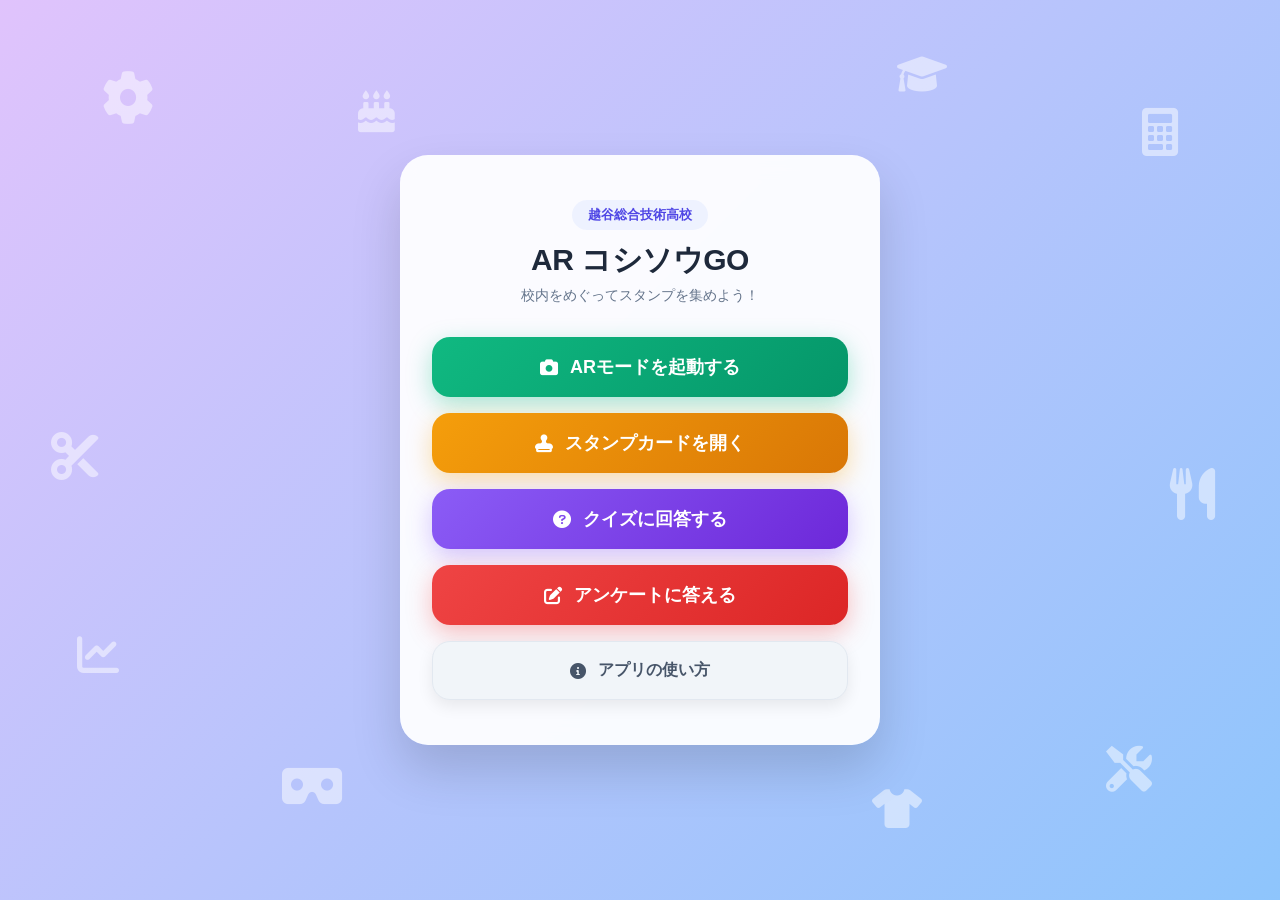
<file: index.html>
<!DOCTYPE html>
<html lang="ja">
<head>
    <meta charset="UTF-8">
    <meta name="viewport" content="width=device-width, initial-scale=1.0">
    <title>越総 ARナビ</title>
    <link href="https://cdnjs.cloudflare.com/ajax/libs/font-awesome/6.0.0/css/all.min.css" rel="stylesheet">
    <style>
        /* 全体のベーススタイル */
        * {
            box-sizing: border-box;
            margin: 0;
            padding: 0;
            font-family: 'Helvetica Neue', Arial, 'Hiragino Kaku Gothic ProN', 'Hiragino Sans', Meiryo, sans-serif;
        }

        body {
            background: linear-gradient(135deg, #e0c3fc 0%, #8ec5fc 100%);
            min-height: 100vh;
            display: flex;
            justify-content: center;
            align-items: center;
            padding: 24px;
            position: relative;
            overflow: hidden;
        }

        /* 余白を埋める浮遊背景パーツ */
        .bg-decorations {
            position: absolute;
            top: 0;
            left: 0;
            width: 100%;
            height: 100%;
            pointer-events: none;
            z-index: 0;
        }

        .decor-item {
            position: absolute;
            color: rgba(255, 255, 255, 0.5);
            animation: float 6s ease-in-out infinite alternate;
        }

        /* アイコン配置 */
        .item-kougyou1 { top: 8%; left: 8%; animation-delay: 0s; font-size: 52px; }
        .item-kougyou2 { bottom: 12%; right: 10%; animation-delay: 2s; font-size: 46px; }
        .item-shougyou1 { top: 12%; right: 8%; animation-delay: 1s; font-size: 48px; }
        .item-shougyou2 { bottom: 25%; left: 6%; animation-delay: 3s; font-size: 42px; }
        .item-fukushoku1 { top: 48%; left: 4%; animation-delay: 1.5s; font-size: 48px; }
        .item-fukushoku2 { bottom: 8%; right: 28%; animation-delay: 0.5s; font-size: 40px; }
        .item-shokumotsu1 { top: 52%; right: 5%; animation-delay: 2.5s; font-size: 52px; }
        .item-shokumotsu2 { top: 10%; left: 28%; animation-delay: 1.8s; font-size: 42px; }
        .item-ar1 { bottom: 10%; left: 22%; animation-delay: 0.8s; font-size: 48px; }
        .item-ar2 { top: 6%; right: 26%; animation-delay: 2.2s; font-size: 40px; }

        @keyframes float {
            0% { transform: translateY(0px) rotate(0deg); }
            100% { transform: translateY(-22px) rotate(12deg); }
        }

        /* メインのカード型容器 */
        .app-card {
            position: relative;
            z-index: 1;
            background: rgba(255, 255, 255, 0.93);
            backdrop-filter: blur(10px);
            border-radius: 28px;
            padding: 45px 32px;
            width: 100%;
            max-width: 480px;
            box-shadow: 0 25px 50px rgba(0, 0, 0, 0.15);
            text-align: center;
        }

        /* ヘッダー部分 */
        .app-header {
            margin-bottom: 32px;
        }

        .app-badge {
            display: inline-block;
            background: #eef2ff;
            color: #4f46e5;
            font-size: 13px;
            font-weight: bold;
            padding: 6px 16px;
            border-radius: 20px;
            margin-bottom: 10px;
        }

        .app-title {
            font-size: 30px;
            color: #1e293b;
            font-weight: 800;
            letter-spacing: -0.5px;
        }

        .app-subtitle {
            font-size: 14px;
            color: #64748b;
            margin-top: 6px;
        }

        /* メインボタンエリア */
        .btn-group {
            display: flex;
            flex-direction: column;
            gap: 16px;
        }

        /* 共通ボタン基本設定 */
        .btn {
            display: flex;
            align-items: center;
            justify-content: center;
            gap: 12px;
            width: 100%;
            padding: 18px 20px;
            font-size: 18px;
            font-weight: 700;
            border: none;
            border-radius: 18px;
            text-decoration: none;
            cursor: pointer;
            transition: all 0.2s ease;
            box-shadow: 0 6px 16px rgba(0, 0, 0, 0.08);
        }

        .btn:active {
            transform: scale(0.98);
        }

        /* 各ボタンの色定義 */
        .btn-ar {
            background: linear-gradient(135deg, #10b981, #059669);
            color: white;
            box-shadow: 0 8px 24px rgba(16, 185, 129, 0.35);
        }

        .btn-stamp {
            background: linear-gradient(135deg, #f59e0b, #d97706);
            color: white;
            box-shadow: 0 8px 24px rgba(245, 158, 11, 0.35);
        }

        /* ★追加：クイズボタンのスタイル */
        .btn-quiz {
            background: linear-gradient(135deg, #8b5cf6, #6d28d9);
            color: white;
            box-shadow: 0 8px 24px rgba(139, 92, 246, 0.35);
        }

        .btn-survey {
            background: linear-gradient(135deg, #ef4444, #dc2626);
            color: white;
            box-shadow: 0 8px 24px rgba(239, 68, 68, 0.35);
        }

        .btn-usage {
            background: #f1f5f9;
            color: #475569;
            border: 1px solid #e2e8f0;
            font-size: 16px;
        }

        .btn-usage:hover {
            background: #e2e8f0;
        }

        /* アプリの使い方 */
        .guide-box {
            display: none;
            margin-top: 18px;
            background: #f8fafc;
            border: 1px solid #e2e8f0;
            border-radius: 18px;
            padding: 18px;
            text-align: left;
            font-size: 14px;
            color: #334155;
            line-height: 1.6;
        }

        .guide-box h4 {
            color: #0f172a;
            font-size: 15px;
            margin-bottom: 8px;
            display: flex;
            align-items: center;
            gap: 6px;
        }

        .guide-box ol {
            padding-left: 20px;
        }

        .guide-box li {
            margin-bottom: 6px;
        }
    </style>
</head>
<body>

    <div class="bg-decorations">
        <i class="fa-solid fa-gear decor-item item-kougyou1"></i>
        <i class="fa-solid fa-screwdriver-wrench decor-item item-kougyou2"></i>
        <i class="fa-solid fa-calculator decor-item item-shougyou1"></i>
        <i class="fa-solid fa-chart-line decor-item item-shougyou2"></i>
        <i class="fa-solid fa-scissors decor-item item-fukushoku1"></i>
        <i class="fa-solid fa-shirt decor-item item-fukushoku2"></i>
        <i class="fa-solid fa-utensils decor-item item-shokumotsu1"></i>
        <i class="fa-solid fa-cake-candles decor-item item-shokumotsu2"></i>
        <i class="fa-solid fa-vr-cardboard decor-item item-ar1"></i>
        <i class="fa-solid fa-graduation-cap decor-item item-ar2"></i>
    </div>
    
    <div class="app-card">
        <div class="app-header">
            <span class="app-badge">越谷総合技術高校</span>
            <h1 class="app-title">AR コシソウGO</h1>
            <p class="app-subtitle">校内をめぐってスタンプを集めよう！</p>
        </div>

        <div class="btn-group">
            <a href="./videoMaya.html" class="btn btn-ar">
                <i class="fa-solid fa-camera"></i>
                ARモードを起動する
            </a>

            <a href="./map.html" class="btn btn-stamp">
                <i class="fa-solid fa-stamp"></i>
                スタンプカードを開く
            </a>

            <!-- ★追加：クイズに回答するボタン（form.html へ遷移） -->
            <a href="./form.html" class="btn btn-quiz">
                <i class="fa-solid fa-circle-question"></i>
                クイズに回答する
            </a>

            <a href="https://forms.gle/NvS4azoim9Pduo2w6" class="btn btn-survey">
                <i class="fa-solid fa-pen-to-square"></i>
                アンケートに答える
            </a>

            <button type="button" class="btn btn-usage" id="toggleGuide">
                <i class="fa-solid fa-circle-info"></i>
                アプリの使い方
            </button>
        </div>

        <div class="guide-box" id="guideBox">
            <h4><i class="fa-solid fa-circle-info" style="color: #3b82f6;"></i> アプリのあそびかた</h4>
            <ol>
                <li><strong>「ARモードを起動」</strong>を押してカメラを許可します。</li>
                <li><strong>スタンプカード</strong>のマップからARマーカーの位置を探します。</li>
                <li>校内にある<strong>ARマーカー</strong>を読み取った後、対象となるものを探しカメラをかざします。</li>
                <li>読み取ったらスタンプを押し、校内をめぐって<strong>スタンプコンプリート</strong>を
        目指しましょう。</li>
                <li>ARとは別に校内を使った<strong>クイズ</strong>があります。ぜひ全問正解を目指して頑張ってください。</li>
                <li>スタンプが全部押せたら<strong>景品を受け取れます。</strong>先着***名様(1端末1つ)に***場所***でお配りしています。</li>
           </ol>
        </div>
    </div>

    <script>
        const toggleBtn = document.getElementById('toggleGuide');
        const guideBox = document.getElementById('guideBox');

        toggleBtn.addEventListener('click', () => {
            if (guideBox.style.display === 'block') {
                guideBox.style.display = 'none';
            } else {
                guideBox.style.display = 'block';
            }
        });
    </script>
</body>
</html>
</file>
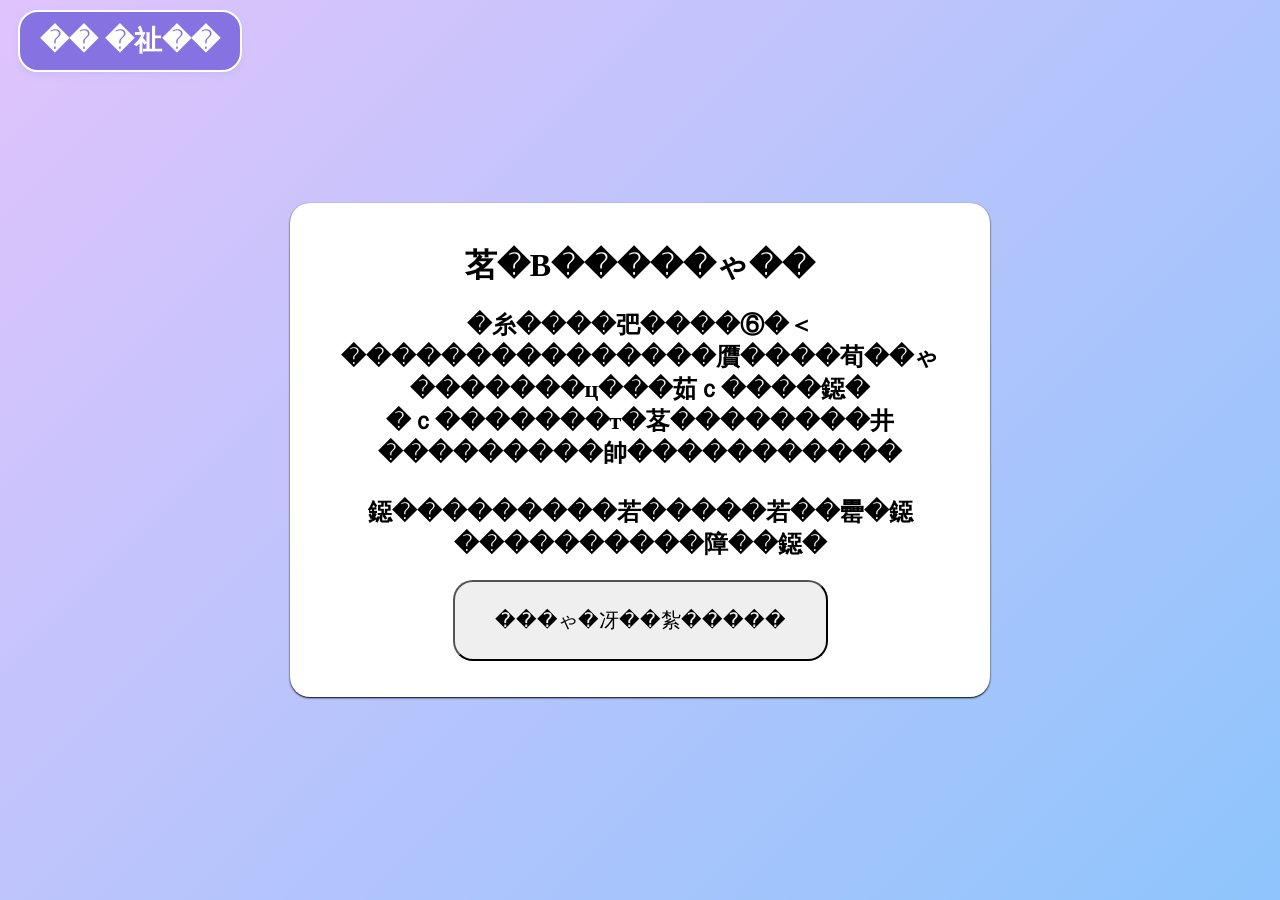
<file: form.html>
<html> 
<head>
	<meta http-equiv="Content-Type" content="text/html:charset=EUC-JP">
    <title>クイズ</title>
    <style>

        .back-btn {
            position: fixed;
             top: 10px;
            left: 18px;

            padding: 10px 20px;

            background-color: #8672e0;
            color: white;

            font-size: 28px;
            font-weight: bold;

            text-decoration: none;

            border: 2px solid white;
            border-radius: 20px;

            box-shadow: 0 3px 6px rgba(164, 165, 243, 0.3);
        }
        .next-btn{
            border-radius: 20px;
            padding: 25px 40px;
            text-decoration: none;
            font-size: 20px;
        }
        body {
            text-align: center;
            min-height: 100vh;
            margin: 0;
            background: linear-gradient(135deg, #e0c3fc 0%, #8ec5fc 100%);
            min-height: 100vh;
            display: flex;
            justify-content: center;
            align-items: center;
        }
        .box {
            background-color: white;
            border-radius: 20px;
            padding: 20px;
            width: 80%;
            max-width: 700px;
            margin: 30px auto;
            box-sizing: border-box;
            box-shadow: 0 1px 2px black;
        }
    </style>

</head>
<body style="margin: 0px; overflow: hidden;">
    <div class="box">
    <h1>謎解きクイズ</h1>
    <h2>画像を頼りに学校のどこかにある場所を見つけそこで謎を解こう！<br>難しいので余裕があれば挑戦してみてください！<br><br>１問目はホームルーム棟１階にあります！
    </h2>
    <form action="quiz.html">
    <button type="submit" class="next-btn">クイズを始める</button>
    </form>
    </div>
    <a href="index.html" class="back-btn">← 戻る</a>
</body>
</html>
</file>
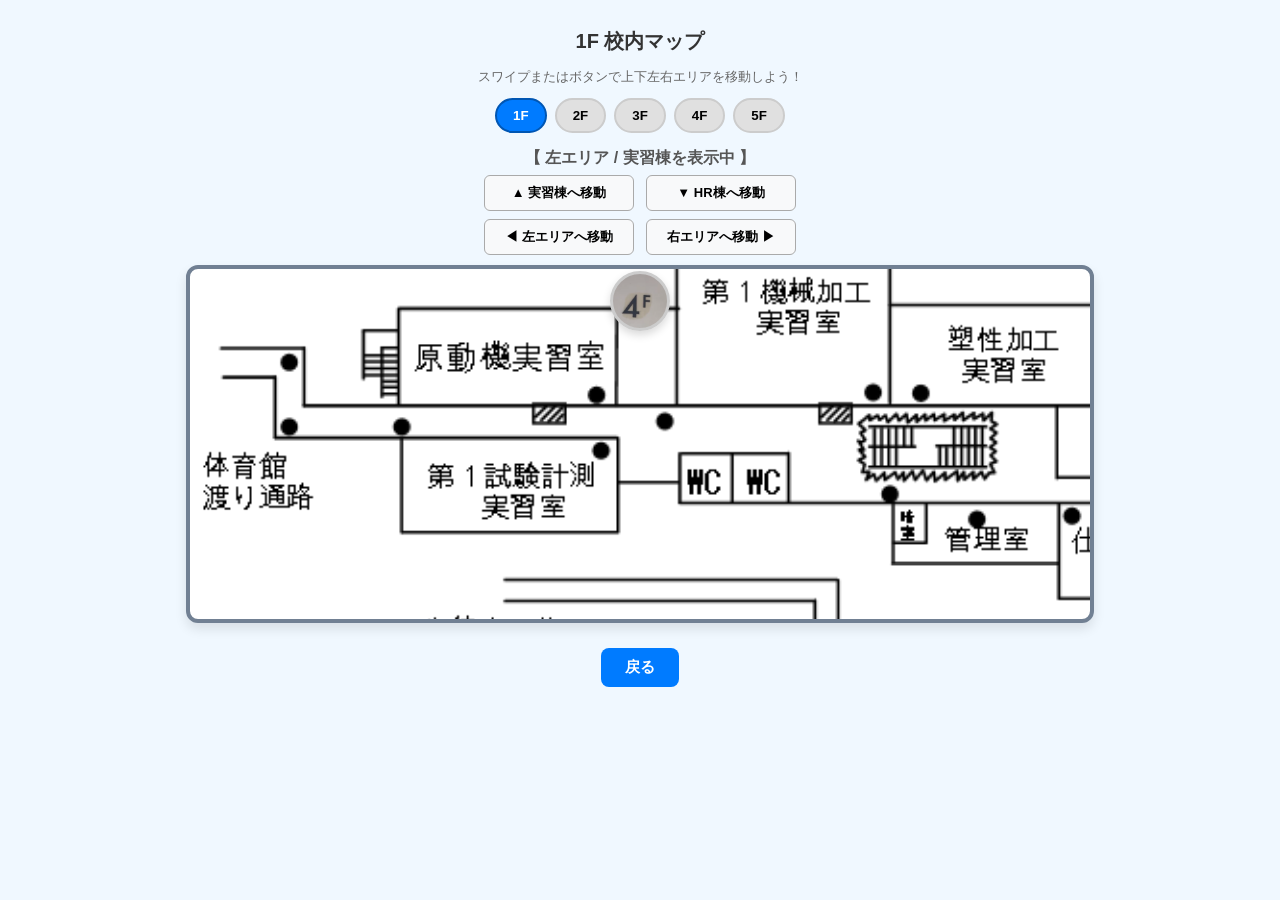
<file: map.html>
<!DOCTYPE html>
<html lang="ja">
<head>
    <meta charset="UTF-8">
    <meta name="viewport" content="width=device-width, initial-scale=1.0">
    <title>ARスタンプラリー - 校内マップ</title>
    
    <link rel="stylesheet" href="map.css?v=3">
</head>
<body>

    <h1 id="floorTitle">1F 校内マップ</h1>
    <p>スワイプまたはボタンで上下左右エリアを移動しよう！</p>

    <!-- 階数切り替えボタン -->
    <div class="floor-selector">
        <button class="floor-btn active" onclick="switchFloor(1)">1F</button>
        <button class="floor-btn" onclick="switchFloor(2)">2F</button>
        <button class="floor-btn" onclick="switchFloor(3)">3F</button>
        <button class="floor-btn" onclick="switchFloor(4)">4F</button>
        <button class="floor-btn" onclick="switchFloor(5)">5F</button>
    </div>

    <!-- 上下左右エリア切替インジケーター & ボタン -->
    <div class="area-control">
        <div id="areaLabel" class="area-indicator">【 左エリア / 実習棟を表示中 】</div>
        
        <div class="area-btn-group">
            <button class="area-btn btn-up" onclick="setYAreaView(false)">▲ 実習棟へ移動</button>
            <button class="area-btn btn-down" onclick="setYAreaView(true)">▼ HR棟へ移動</button>
            <button class="area-btn btn-left" onclick="setXAreaView(false)">◀ 左エリアへ移動</button>
            <button class="area-btn btn-right" onclick="setXAreaView(true)">右エリアへ移動 ▶</button>
        </div>
  </div>

    <!-- 全体マップエリア -->
    <div id="mapContainer" class="map-container floor-1f">
        <div class="map-content">
            <img id="mapImage" src="マップ画像/１F文字入り.png" alt="平面図" class="map-image">

            <div class="map-overlay">
                <!-- 1Fのピン群 -->
                <div id="floor-1" class="floor-layer active">
                    <div id="stamp-a" class="stamp" style="top: 15%; left: 25%;" onclick="openModal('a')"></div>
                    <div id="stamp-b" class="stamp" style="top: 40%; left: 70%;" onclick="openModal('b')"></div>
                    <div id="stamp-c" class="stamp" style="top: 75%; left: 40%;" onclick="openModal('c')"></div>
                </div>

                <!-- 2Fのピン群 -->
                <div id="floor-2" class="floor-layer">
                    <div id="stamp-d" class="stamp" style="top: 20%; left: 30%;" onclick="openModal('d')"></div>
                    <div id="stamp-e" class="stamp" style="top: 60%; left: 60%;" onclick="openModal('e')"></div>
                </div>

                <!-- 3Fのピン群 -->
                <div id="floor-3" class="floor-layer">
                    <div id="stamp-f" class="stamp" style="top: 35%; left: 50%;" onclick="openModal('f')"></div>
                </div>

                <!-- 4Fのピン群 -->
                <div id="floor-4" class="floor-layer">
                    <div id="stamp-g" class="stamp" style="top: 50%; left: 45%;" onclick="openModal('g')"></div>
                </div>

                <!-- 5Fのピン群 -->
                <div id="floor-5" class="floor-layer">
                    <div id="stamp-h" class="stamp" style="top: 45%; left: 55%;" onclick="openModal('h')"></div>
                </div>
            </div>
        </div>
    </div>

    <!-- 戻るボタン (マップの下に配置) -->
    <div>
        <a href="index.html" class="btn-back">戻る</a>
    </div>

    <!-- モーダル -->
    <div id="stampModal" class="stamp-modal-overlay">
        <div class="stamp-modal-card">
            <div class="modal-close-btn" onclick="closeModal()">×</div>
            <div id="modalTitle" class="modal-title">スポット</div>
            <div id="modalDesc" class="modal-desc">スタンプを3秒長押ししてGETしよう！</div>

            <div class="stamp-stage">
                <div id="modalStampSpot" class="modal-stamp-spot">未獲得</div>
                <div id="stampTool" class="stamp-tool"></div>
                <svg class="progress-ring" id="progressRing">
                    <circle id="progressCircle" cx="90" cy="90" r="72"></circle>
                </svg>
            </div>
        </div>
    </div>

    <script>
        const allStamps = ['a', 'b', 'c', 'd', 'e', 'f', 'g', 'h'];

        const stampImages = {
            'a': '校内画像/4F.png',
            'b': '', 'c': '', 'd': '', 'e': '', 'f': '', 'g': '', 'h': ''
        };

        const spotNames = {
            'a': 'スポット A', 'b': 'スポット B', 'c': 'スポット C', 'd': 'スポット D',
            'e': 'スポット E', 'f': 'スポット F', 'g': 'スポット G', 'h': 'スポット H'
        };

        window.onload = function() {
            refreshMapStamps();
            setup2DSwipe();
        };

        // --- 4分割（上下・左右）制御フラグと表示更新 ---
        let isBottomView = false; // Y軸（上下）
        let isRightView = false;  // X軸（左右）

        function updateAreaView() {
            const container = document.getElementById('mapContainer');
            const label = document.getElementById('areaLabel');

            // クラスの付け外し
            if (isBottomView) container.classList.add('view-bottom');
            else container.classList.remove('view-bottom');

            if (isRightView) container.classList.add('view-right');
            else container.classList.remove('view-right');

            // ラベル表示更新
            const xText = isRightView ? '右エリア' : '左エリア';
            const yText = isBottomView ? 'HR棟' : '実習棟';

            // 5F表示時は上下のテキスト表記を隠す
            if (container.classList.contains('floor-5f')) {
                label.textContent = `【 ${xText}を表示中 】`;
            } else {
                label.textContent = `【 ${xText} / ${yText}を表示中 】`;
            }
        }

        function setYAreaView(toBottom) {
            isBottomView = toBottom;
            updateAreaView();
        }

        function setXAreaView(toRight) {
            isRightView = toRight;
            updateAreaView();
        }

        // --- 手での上下左右スワイプ検出（2Dスワイプ） ---
        function setup2DSwipe() {
            let touchStartX = 0, touchStartY = 0;
            let touchEndX = 0, touchEndY = 0;
            const container = document.getElementById('mapContainer');

            container.addEventListener('touchstart', e => {
                touchStartX = e.changedTouches[0].screenX;
                touchStartY = e.changedTouches[0].screenY;
            }, { passive: true });

            container.addEventListener('touchend', e => {
                touchEndX = e.changedTouches[0].screenX;
                touchEndY = e.changedTouches[0].screenY;
                handleSwipe();
            }, { passive: true });

            function handleSwipe() {
                const diffX = touchEndX - touchStartX;
                const diffY = touchEndY - touchStartY;
                const swipeThreshold = 30; // 感度(px)

                // 縦移動の距離が大きい場合は縦スワイプ
                if (Math.abs(diffY) > Math.abs(diffX)) {
                    if (diffY < -swipeThreshold) setYAreaView(true);  // 上へスワイプ ➔ 下（HR棟）を表示
                    if (diffY > swipeThreshold)  setYAreaView(false); // 下へスワイプ ➔ 上（実習棟）を表示
                } 
                // 横移動の距離が大きい場合は横スワイプ
                else {
                    if (diffX < -swipeThreshold) setXAreaView(true);  // 左へスワイプ ➔ 右エリアを表示
                    if (diffX > swipeThreshold)  setXAreaView(false); // 右へスワイプ ➔ 左エリアを表示
                }
            }
        }

        // 階数切り替え機能
        function switchFloor(floorNum) {
            document.getElementById('floorTitle').textContent = `${floorNum}F 校内マップ`;

            const numKanji = ["０", "１", "２", "３", "４", "５"];
            document.getElementById('mapImage').src = `マップ画像/${numKanji[floorNum]}F文字入り.png`;

            const buttons = document.querySelectorAll('.floor-btn');
            buttons.forEach((btn, idx) => {
                if (idx + 1 === floorNum) btn.classList.add('active');
                else btn.classList.remove('active');
            });

            for (let i = 1; i <= 5; i++) {
                const layer = document.getElementById(`floor-${i}`);
                if (layer) {
                    if (i === floorNum) layer.classList.add('active');
                    else layer.classList.remove('active');
                }
            }

            const container = document.getElementById('mapContainer');
            container.classList.remove('floor-1f', 'floor-2f', 'floor-3f', 'floor-4f', 'floor-5f');
            container.classList.add(`floor-${floorNum}f`);

            // 各フロア切替時は左上に戻す
            isBottomView = false;
            isRightView = false;
            updateAreaView();
        }

        function refreshMapStamps() {
            allStamps.forEach(id => {
                const el = document.getElementById(`stamp-${id}`);
                if (!el) return;

                const isDone = localStorage.getItem(`stamp-${id}-done`) === '1';
                const isReady = localStorage.getItem(`stamp-${id}-flag`) === '1';
                const imgUrl = stampImages[id];

                if (imgUrl) {
                    el.style.backgroundImage = `url('${imgUrl}')`;
                    el.style.backgroundSize = 'cover';
                    el.style.backgroundPosition = 'center';
                    el.innerHTML = "";
                } else {
                    el.style.backgroundImage = "none";
                }

                if (isDone) {
                    el.classList.remove("ready");
                    el.classList.add("active");
                } else if (isReady) {
                    el.classList.remove("active");
                    el.classList.add("ready");
                } else {
                    el.classList.remove("ready", "active");
                }
            });
        }

        // モーダル関連処理
        let currentStampKey = '';
        let progressInterval = null;
        let holdDuration = 0;
        const REQUIRED_TIME = 3000; 
        const CIRCLE_CIRCUMFERENCE = 452;

        const modal = document.getElementById('stampModal');
        const modalTitle = document.getElementById('modalTitle');
        const modalDesc = document.getElementById('modalDesc');
        const modalSpot = document.getElementById('modalStampSpot');
        const stampTool = document.getElementById('stampTool');
        const progressRing = document.getElementById('progressRing');
        const progressCircle = document.getElementById('progressCircle');

        function openModal(typeKey) {
            currentStampKey = typeKey;
            modalTitle.textContent = spotNames[typeKey] || `スポット ${typeKey.toUpperCase()}`;
            modal.style.display = 'flex';

            const isDone = localStorage.getItem(`stamp-${typeKey}-done`) === '1';
            const isReady = localStorage.getItem(`stamp-${typeKey}-flag`) === '1';
            const imgUrl = stampImages[typeKey];

            modalSpot.className = 'modal-stamp-spot';
            modalSpot.style.animation = 'none';
            stampTool.style.display = 'none';
            stampTool.style.transform = 'none';
            stampTool.style.opacity = '1';
            progressRing.style.display = 'none';
            progressCircle.style.strokeDashoffset = CIRCLE_CIRCUMFERENCE;

            if (imgUrl) {
                modalSpot.style.backgroundImage = `url('${imgUrl}')`;
                modalSpot.style.backgroundSize = 'cover';
                modalSpot.style.backgroundPosition = 'center';
                modalSpot.innerHTML = '';
            } else {
                modalSpot.style.backgroundImage = 'none';
            }

            if (isDone) {
                modalSpot.classList.add('active');
                modalDesc.textContent = 'スタンプ獲得済みです！';
            } else if (isReady) {
                modalSpot.classList.add('ready');
                modalDesc.textContent = 'スタンプを3秒長押ししてGETしよう！';
                stampTool.style.display = 'flex';
                progressRing.style.display = 'block';
            } else {
                if (!imgUrl) modalSpot.innerHTML = '未獲得';
                modalDesc.textContent = 'ARマーカーを読み取ると押せるようになります。';
            }
        }

        function closeModal() {
            modal.style.display = 'none';
            resetPressing();
        }

        modalSpot.addEventListener('pointerdown', startPress);
        window.addEventListener('pointerup', cancelPress);
        window.addEventListener('pointercancel', cancelPress);

        function startPress(e) {
            if (!modalSpot.classList.contains('ready')) return;

            e.preventDefault();
            holdDuration = 0;
            modalSpot.classList.add('pressing');

            progressCircle.style.strokeDashoffset = CIRCLE_CIRCUMFERENCE;

            progressInterval = setInterval(() => {
                holdDuration += 100;
                let offset = CIRCLE_CIRCUMFERENCE - (CIRCLE_CIRCUMFERENCE * (holdDuration / REQUIRED_TIME));
                progressCircle.style.strokeDashoffset = Math.max(0, offset);

                if (holdDuration >= REQUIRED_TIME) {
                    completeStamp();
                }
            }, 100);
        }

        function cancelPress() {
            if (holdDuration < REQUIRED_TIME) resetPressing();
        }

        function resetPressing() {
            clearInterval(progressInterval);
            modalSpot.classList.remove('pressing');
            progressCircle.style.strokeDashoffset = CIRCLE_CIRCUMFERENCE;
            holdDuration = 0;
        }

        function completeStamp() {
            resetPressing();

            stampTool.style.transform = 'translate(-45px, 45px) scale(1.2)';

            setTimeout(() => {
                modalSpot.classList.remove('ready');
                modalSpot.classList.add('active');

                modalSpot.style.animation = 'popImpact 0.4s ease-out';
                modalDesc.textContent = 'スタンプを獲得しました！';
                stampTool.style.opacity = '0';
                progressRing.style.display = 'none';

                localStorage.setItem(`stamp-${currentStampKey}-done`, '1');
                refreshMapStamps();
            }, 300);
        }
    </script>
</body>
</html>
</file>
<file: map.css>
body {
    font-family: Arial, sans-serif, "Helvetica Neue", "Hiragino Kaku Gothic ProN", "Meiryo";
    text-align: center;
    background-color: aliceblue;
    padding: 15px 10px;
    margin: 0;
    user-select: none;
}

h1 {
    font-size: 20px;
    color: #333;
    margin-bottom: 4px;
}

p {
    color: #666;
    font-size: 13px;
    margin-bottom: 12px;
}

/* フロア切り替えボタン */
.floor-selector {
    display: flex;
    justify-content: center;
    gap: 8px;
    margin-bottom: 15px;
}

.floor-btn {
    padding: 8px 16px;
    background-color: #e0e0e0;
    border: 2px solid #ccc;
    border-radius: 20px;
    font-weight: bold;
    cursor: pointer;
    transition: all 0.2s;
}

.floor-btn.active {
    background-color: #007bff;
    color: #fff;
    border-color: #0056b3;
}

/* 上下エリア切替インジケーター & ボタン */
.area-control {
    text-align: center;
    margin-bottom: 10px;
}

.area-indicator {
    font-weight: bold;
    color: #555;
    margin-bottom: 6px;
}

.area-btn-group {
    display: grid !important;
    grid-template-columns: repeat(2, 150px) !important; /* 横2列 */
    justify-content: center !important;
    gap: 8px 12px !important;
    margin: 0 auto !important;
}

.area-btn {
    width: 100% !important;
    padding: 8px 10px;
    background-color: #f8f9fa;
    border: 1px solid #aaa;
    border-radius: 6px;
    font-size: 13px;
    font-weight: bold;
    cursor: pointer;
    box-sizing: border-box;
}
.area-btn:active {
    background-color: #ddd;
}

/* --- 5F選択時：上下移動ボタン(.btn-up / .btn-down)を消す --- */
:has(.floor-5f) .btn-up,
:has(.floor-5f) .btn-down,
:has(#mapContainer.floor-5f) .btn-up,
:has(#mapContainer.floor-5f) .btn-down {
    display: none !important;
}

/* --- 5F選択時：左右ボタンのみを横並び中央配置 --- */
:has(.floor-5f) .area-btn-group,
:has(#mapContainer.floor-5f) .area-btn-group {
    grid-template-columns: repeat(2, 140px) !important;
}
/* --- ベース設定の修正 --- */
.map-container {
    position: relative;
    width: 100%;
    max-width: 900px;
    height: 350px; /* 表示窓の高さ */
    margin: 0 auto 15px;
    background: #ffffff;
    border: 4px solid #718093;
    border-radius: 12px;
    box-shadow: 0 6px 12px rgba(0, 0, 0, 0.1);
    overflow: hidden;
    touch-action: none;
}

.map-content {
    position: absolute;
    top: 0;
    left: 0;
    width: 200%;
    min-width: 1600px; /* ★スマホでも画像の最小横幅を1600pxに固定して縮みすぎを防止 */
    transition: transform 0.8s ease-out;
}

/* 平面図画像 */
.map-image {
    width: 100%;
    height: auto;
    display: block;
}

/* -----------------------------------
   フロア別・4分割（X軸・Y軸）の位置設定
----------------------------------- */

/* --- 1F --- */
/* ① ベース（右エリア側の基準設定） */
.floor-1f .map-content {
    height: 250%;
    transform: translate(-38%, -5%);    /* 右上 */
}

/* ② 【左上】実習棟・左 */
.map-container.floor-1f:not(.view-right) .map-content {
    height: 180%;
    transform: translate(0%, -10%);
}

/* ③ 【左下】HR棟・左（図書室をすっぽり画面内に入れる） */
.map-container.floor-1f.view-bottom:not(.view-right) .map-content {
    height: 180%;
    transform: translate(0%, -80%); 
}

/* ④ 【右下】右エリア・下の時（設定いただいた値をそのまま維持） */
.map-container.floor-1f.view-bottom.view-right .map-content {
    height: 250%;
    transform: translate(-50%, -55%);   /* 右下 */
}

/* --- 2F --- */
/* ① 左上 */
.floor-2f .map-content {
    height: 250%;
    transform: translate(0%, 0%);
}

/* ② 左下 */
.map-container.floor-2f.view-bottom .map-content {
    transform: translate(0%, -20%);
}

/* ③ 右上 */
.map-container.floor-2f.view-right .map-content {
    transform: translate(-32%, 0%);
}

/* ④ 右下 */
.map-container.floor-2f.view-bottom.view-right .map-content {
    transform: translate(-45%, -55%);
}

/* --- 3F --- */
.floor-3f .map-content {
    height: 120% !important;
    transform: translate(0%, 0%) !important; /* 左上 */
}
.map-container.floor-3f.view-bottom .map-content {
    transform: translate(0%, -40%) !important; /* 左下 */
}
.map-container.floor-3f.view-right .map-content {
    transform: translate(-50%, 0%) !important; /* 右上 */
}
.map-container.floor-3f.view-bottom.view-right .map-content {
    transform: translate(-50%, -40%) !important; /* 右下 */
}

/* --- 4F --- */
.floor-4f .map-content {
    height: 120%;
    transform: translate(0%, 0%); /* 左上 */
}
.map-container.floor-4f.view-bottom .map-content {
    transform: translate(0%, -33%); /* 左下 */
}
.map-container.floor-4f.view-right .map-content {
    transform: translate(-50%, 0%); /* 右上 */
}
.map-container.floor-4f.view-bottom.view-right .map-content {
    transform: translate(-50%, -33%); /* 右下 */
}

/* --- 5F (上下移動しない場合も左右移動に対応) --- */
.floor-5f .map-content {
    height: 100%;
    transform: translate(0%, 0%);
}
.map-container.floor-5f.view-right .map-content {
    transform: translate(-50%, 0%);
}

/* ピン配置用の透明レイヤー */
.map-overlay {
    position: absolute;
    top: 0;
    left: 0;
    width: 100%;
    height: 100%;
    pointer-events: none;
}

/* 階層ごとの表示切り替え */
.floor-layer {
    display: none;
    position: absolute;
    top: 0; left: 0;
    width: 100%; height: 100%;
}

.floor-layer.active {
    display: block;
}

/* マップ上のスタンプ（ピン） */
.stamp {
    width: 54px;
    height: 54px;
    border-radius: 50%;
    display: flex;
    justify-content: center;
    align-items: center;
    background-color: rgba(255, 255, 255, 0.95);
    border: 3px solid #ccc;
    color: #333;
    font-weight: bold;
    font-size: 10px;
    position: absolute;
    z-index: 20;
    box-shadow: 0 4px 8px rgba(0, 0, 0, 0.15);
    transition: all 0.3s ease;
    cursor: pointer;
    transform: translate(-50%, -50%);
    pointer-events: auto;
}

/* 押せる状態（青く発光） */
.stamp.ready {
    background-color: #00d2d3;
    border: 3px solid #01a3a4;
    color: #fff;
    box-shadow: 0 0 12px rgba(0, 210, 211, 0.8);
    animation: pulse 1.5s infinite;
}

/* 獲得済み状態 */
.stamp.active {
    background-color: #ff9f43;
    border: 3px solid #e67e22;
    color: #fff;
    transform: translate(-50%, -50%) scale(1.1);
    box-shadow: 0 4px 12px rgba(230, 126, 34, 0.5);
    animation: none;
}

/* パルス波形アニメーション */
@keyframes pulse {
    0% { transform: translate(-50%, -50%) scale(1); }
    50% { transform: translate(-50%, -50%) scale(1.08); }
    100% { transform: translate(-50%, -50%) scale(1); }
}

/* 戻るボタン */
.btn-back {
    display: inline-block;
    padding: 10px 24px;
    background-color: #007bff;
    color: #fff;
    border-radius: 8px;
    text-decoration: none;
    font-weight: bold;
    margin-top: 10px;
    font-size: 15px;
}

/* スタンプ詳細モーダル（ポップアップ画面） */
.stamp-modal-overlay {
    display: none;
    position: fixed;
    top: 0; left: 0;
    width: 100vw; height: 100vh;
    background-color: rgba(0, 0, 0, 0.7);
    z-index: 100;
    justify-content: center;
    align-items: center;
}

.stamp-modal-card {
    background-color: #fff;
    width: 320px;
    padding: 24px 20px;
    border-radius: 16px;
    position: relative;
    box-shadow: 0 10px 25px rgba(0, 0, 0, 0.3);
    display: flex;
    flex-direction: column;
    align-items: center;
}

.modal-close-btn {
    position: absolute;
    top: 12px; right: 16px;
    font-size: 20px;
    font-weight: bold;
    color: #aaa;
    cursor: pointer;
}

.modal-title {
    font-size: 18px;
    font-weight: bold;
    color: #2c3e50;
    margin-bottom: 8px;
}

.modal-desc {
    font-size: 12px;
    color: #7f8c8d;
    margin-bottom: 20px;
    height: 18px;
}

/* 押印演出のステージ */
.stamp-stage {
    position: relative;
    width: 220px;
    height: 220px;
    margin-bottom: 15px;
    display: flex;
    justify-content: center;
    align-items: center;
}

/* スタンプの見た目を画像に変える（共通処理） */
.stamp.active,
.modal-stamp-spot.active {
    font-size: 0;
    background-size: cover;
    background-repeat: no-repeat;
    background-position: center;
    background-color: transparent;
    border: none;
}

/* 中央のスタンプボタン */
.modal-stamp-spot {
    width: 140px;
    height: 140px;
    border-radius: 50%;
    border: 4px dashed #bdc3c7;
    background-color: #f8f9fa;
    display: flex;
    justify-content: center;
    align-items: center;
    font-size: 16px;
    font-weight: bold;
    color: #95a5a6;
    transition: transform 0.2s ease, background-color 0.3s, border-color 0.3s;
    position: relative;
    z-index: 10;
    cursor: pointer;
    box-sizing: border-box;
    touch-action: none;
}

.modal-stamp-spot.ready {
    border: 4px solid #00d2d3;
    background-color: #e0f7fa;
    color: #00838f;
    box-shadow: 0 0 20px rgba(0, 210, 211, 0.5);
}

.modal-stamp-spot.pressing {
    animation: shake 0.1s infinite;
}

.modal-stamp-spot.active {
    border: 4px solid #e67e22;
    background-color: #ff9f43;
    color: #fff;
    font-size: 32px;
    box-shadow: 0 6px 20px rgba(230, 126, 34, 0.5);
    cursor: default;
}

/* 右上のハンコ演出 */
.stamp-tool {
    position: absolute;
    top: 0; right: 0;
    width: 50px; height: 50px;
    background-color: #e74c3c;
    border: 3px solid #c0392b;
    border-radius: 50%;
    color: white;
    font-size: 10px;
    font-weight: bold;
    display: flex;
    justify-content: center;
    align-items: center;
    box-shadow: 0 4px 10px rgba(0, 0, 0, 0.25);
    z-index: 15;
    transition: transform 0.4s cubic-bezier(0.175, 0.885, 0.32, 1.275), opacity 0.3s;
    pointer-events: none;
}

.stamp-tool::after {
    content: "ハンコ";
}

/* 長押し時のプログレスゲージ（SVG） */
.progress-ring {
    position: absolute;
    top: 20px; left: 20px;
    width: 180px;
    height: 180px;
    pointer-events: none;
    z-index: 20;
    transform: rotate(-90deg);
}

.progress-ring circle {
    fill: transparent;
    stroke: #00d2d3;
    stroke-width: 8;
    stroke-dasharray: 452;
    stroke-dashoffset: 452;
    stroke-linecap: round;
    transition: stroke-dashoffset 0.1s linear;
}

/* 演出アニメーション */
@keyframes shake {
    0% { transform: scale(1) rotate(0deg); }
    25% { transform: scale(0.98) rotate(-2deg); }
    50% { transform: scale(0.98) rotate(2deg); }
    75% { transform: scale(0.98) rotate(-1deg); }
    100% { transform: scale(1) rotate(1deg); }
}

@keyframes popImpact {
    0% { transform: scale(0.8); }
    50% { transform: scale(1.15); }
    100% { transform: scale(1); }
}

/* --- スマホ表示（画面幅768px以下）：高拡大率 ＆ 低移動量設定 --- */
@media (max-width: 768px) {

    /* 枠の高さ調整 */
    .map-container {
        height: 280px; /* ★スマホ表示時のマップ表示枠の縦幅 */
    }

    /* 1F画像全体の幅 */
    .floor-1f .map-content {
        width: 250%;   /* ★横方向の全体の拡大率（大きいほどズーム） */
        min-width: auto;
    }

    /* --- 1Fのエリア別（4箇所）のズーム位置調整 --- */

    /* ①【左上】「◀左」＆「▲実習棟」選択時 */
    .map-container.floor-1f:not(.view-right) .map-content {
        height: 320%;                   /* ★縦方向の拡大率 */
        transform: translate(0%, 0%);   /* ★位置 (横%, 縦%) */
    }

    /* ②【左下】「◀左」＆「▼HR棟」選択時 */
    .map-container.floor-1f.view-bottom:not(.view-right) .map-content {
        height: 320%;                   /* ★縦方向の拡大率 */
        transform: translate(-21%, -23%); /* ★位置 (横%, 縦%) */
    }

    /* ③【右上】「右▶」＆「▲実習棟」選択時 */
    .map-container.floor-1f.view-right .map-content {
        height: 320%;                   /* ★縦方向の拡大率 */
        transform: translate(-42%, 0%); /* ★位置 (横%, 縦%) */
    }

    /* ④【右下】「右▶」＆「▼HR棟」選択時 */
    .map-container.floor-1f.view-bottom.view-right .map-content {
        height: 320%;                   /* ★縦方向の拡大率 */
        transform: translate(-63%, -23%); /* ★位置 (横%, 縦%) */
    }
    .floor-2f .map-content {
         width: 250%; min-width: auto;
     }

    /* ①【左上】「◀左」＆「▲実習棟」 */
    .map-container.floor-2f:not(.view-right) .map-content {
        height: 330%;
        transform: translate(0%, 0%); /* ★数値を微調整 */
    }
    /* ②【左下】「◀左」＆「▼HR棟」 */
    .map-container.floor-2f.view-bottom:not(.view-right) .map-content {
        height: 330%;
        transform: translate(-19%, -20%); /* ★数値を微調整 */
    }
    /* ③【右上】「右▶」＆「▲実習棟」 */
    .map-container.floor-2f.view-right .map-content {
        height: 330%;
        transform: translate(-39%, 0%); /* ★数値を微調整 */
    }
    /* ④【右下】「右▶」＆「▼HR棟」 */
    .map-container.floor-2f.view-bottom.view-right .map-content {
        height: 330%;
        transform: translate(-60%, -20%); /* ★数値を微調整 */
    }
    /* --- 3F --- */
    .floor-3f .map-content { width: 200%; min-width: auto; }
    /* ①【左上】「◀左」＆「▲実習棟」 */
    .map-container.floor-3f:not(.view-right) .map-content {
        height: 300%;
        transform: translate(0%, 0%);
    }
    /* ②【左下】「◀左」＆「▼HR棟」 */
    .map-container.floor-3f.view-bottom:not(.view-right) .map-content {
        height: 300%;
        transform: translate(-10%, -20%);
    }
    /* ③【右上】「右▶」＆「▲実習棟」 */
    .map-container.floor-3f.view-right .map-content {
        height: 300%;
        transform: translate(-50%, 0%);
    }
    /* ④【右下】「右▶」＆「▼HR棟」 */
    .map-container.floor-3f.view-bottom.view-right .map-content {
        height: 300%;
        transform: translate(-50%, -20%);
    }

    /* --- 4F --- */
    .floor-4f .map-content { width: 200%; min-width: auto; }
    /* ①【左上】「◀左」＆「▲実習棟」 */
    .map-container.floor-4f:not(.view-right) .map-content {
        height: 250%;
        transform: translate(0%, 0%);
    }
    /* ②【左下】「◀左」＆「▼HR棟」 */
    .map-container.floor-4f.view-bottom:not(.view-right) .map-content {
        height: 250%;
        transform: translate(0%, -20%);
    }
    /* ③【右上】「右▶」＆「▲実習棟」 */
    .map-container.floor-4f.view-right .map-content {
        height: 250%;
        transform: translate(-53%, 0%);
    }
    /* ④【右下】「右▶」＆「▼HR棟」 */
    .map-container.floor-4f.view-bottom.view-right .map-content {
        height: 250%;
        transform: translate(-53%, -20%);
    }

    /* --- 5F（左右2分割のみ） --- */
    .floor-5f .map-content { width: 200%; min-width: auto; }
    /* ①【左エリア】「◀左」 */
    .map-container.floor-5f:not(.view-right) .map-content {
        height: 210%;
        transform: translate(0%, 0%);
    }
    /* ②【右エリア】「右▶」 */
    .map-container.floor-5f.view-right .map-content {
        height: 210%;
        transform: translate(-50%, 0%);
    }
}
</file>
